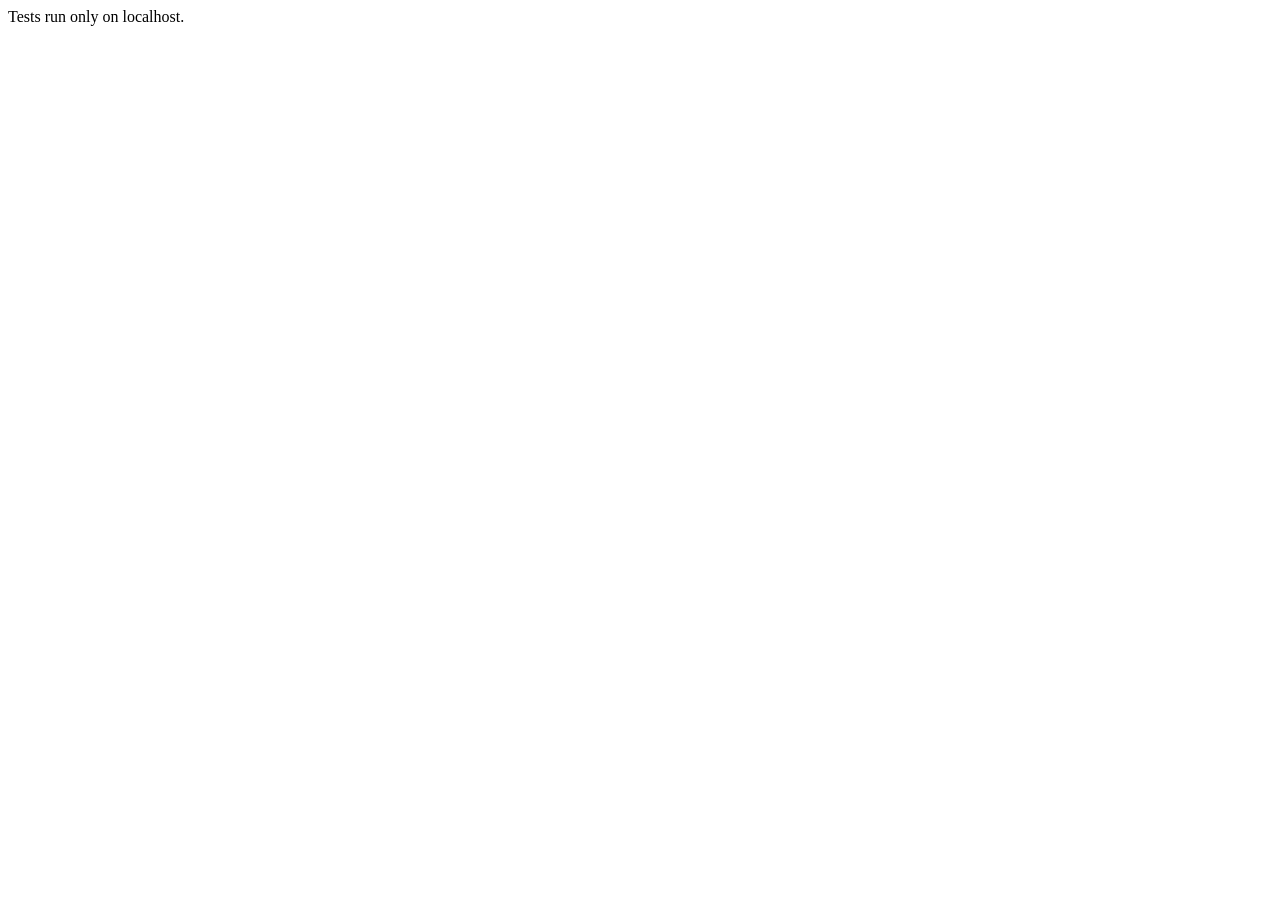
<file: tests/index.html>
<!doctype html>
<html lang="en"><head><meta charset="utf-8"><title>tests</title></head>
<body><div id="out"></div>
<script type="module">
  if (location.hostname !== 'localhost' && location.hostname !== '127.0.0.1') {
    document.getElementById('out').textContent = 'Tests run only on localhost.';
  } else {
    await import('./data.test.js');
    await import('./md.test.js');
    await import('./prefs.test.js');
    await import('./status.test.js');
    await import('./ui.test.js');
    await import('./routes.test.js');
    await import('./countdown.test.js');
    await import('./security.test.js');
    await import('./embedded.test.js');
    await import('./setup.test.js');
    await import('./views.test.js');
    await import('./guard.test.js');
    const { runAll } = await import('./run.js');
    runAll();
  }
</script></body></html>
</file>
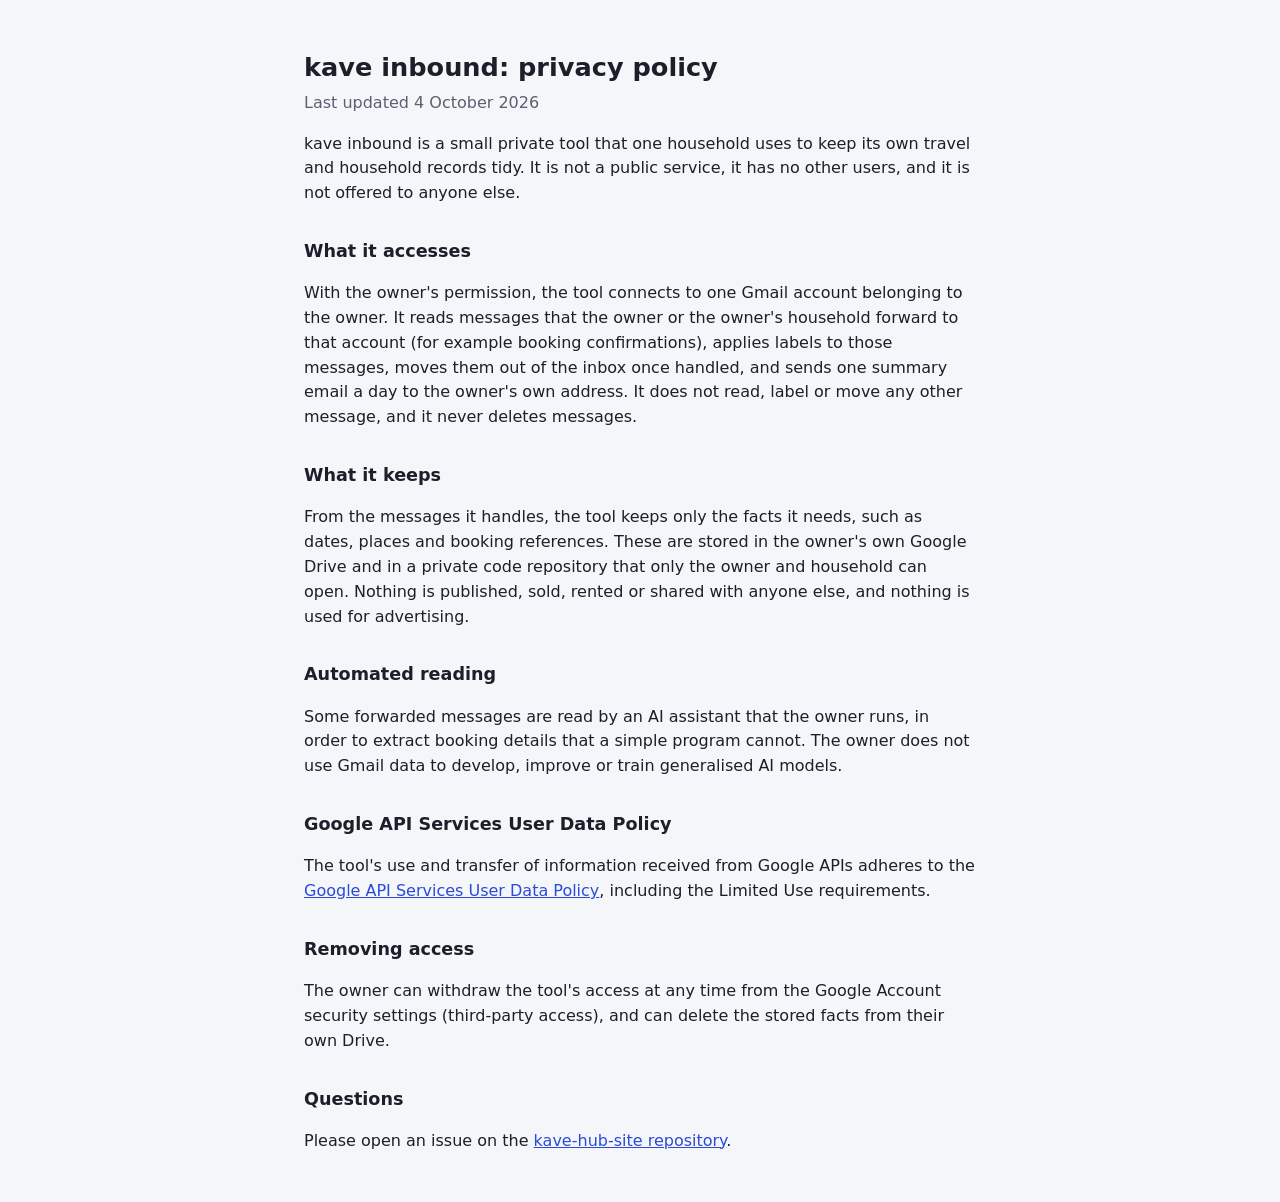
<file: privacy.html>
<!doctype html>
<html lang="en">
<head>
<meta charset="utf-8">
<title>kave inbound - privacy policy</title>
<meta name="viewport" content="width=device-width, initial-scale=1">
<meta name="referrer" content="no-referrer">
<style>
  body { font: 16px/1.55 system-ui, sans-serif; max-width: 42rem; margin: 3rem auto; padding: 0 1rem; color: #1b1f2a; background: #f5f6fa; }
  h1 { font-size: 1.6rem; margin-bottom: 0.2rem; }
  h2 { font-size: 1.1rem; margin-top: 2rem; }
  .meta { color: #5a6072; margin-top: 0; }
  a { color: #2a4bd7; }
</style>
</head>
<body>
<h1>kave inbound: privacy policy</h1>
<p class="meta">Last updated 4 October 2026</p>

<p>kave inbound is a small private tool that one household uses to keep its own
travel and household records tidy. It is not a public service, it has no other
users, and it is not offered to anyone else.</p>

<h2>What it accesses</h2>
<p>With the owner's permission, the tool connects to one Gmail account belonging
to the owner. It reads messages that the owner or the owner's household
forward to that account (for example booking confirmations), applies labels to
those messages, moves them out of the inbox once handled, and sends one summary
email a day to the owner's own address. It does not read, label or move any
other message, and it never deletes messages.</p>

<h2>What it keeps</h2>
<p>From the messages it handles, the tool keeps only the facts it needs, such as
dates, places and booking references. These are stored in the owner's own Google
Drive and in a private code repository that only the owner and household can
open. Nothing is published, sold, rented or shared with anyone else, and nothing
is used for advertising.</p>

<h2>Automated reading</h2>
<p>Some forwarded messages are read by an AI assistant that the owner runs, in
order to extract booking details that a simple program cannot. The owner does
not use Gmail data to develop, improve or train generalised AI models.</p>

<h2>Google API Services User Data Policy</h2>
<p>The tool's use and transfer of information received from Google APIs adheres to the
<a href="https://developers.google.com/terms/api-services-user-data-policy">Google API
Services User Data Policy</a>, including the Limited Use requirements.</p>

<h2>Removing access</h2>
<p>The owner can withdraw the tool's access at any time from the Google Account
security settings (third-party access), and can delete the stored facts from
their own Drive.</p>

<h2>Questions</h2>
<p>Please open an issue on the
<a href="https://github.com/DarkpizzAi/kave-hub-site">kave-hub-site repository</a>.</p>
</body>
</html>
</file>
